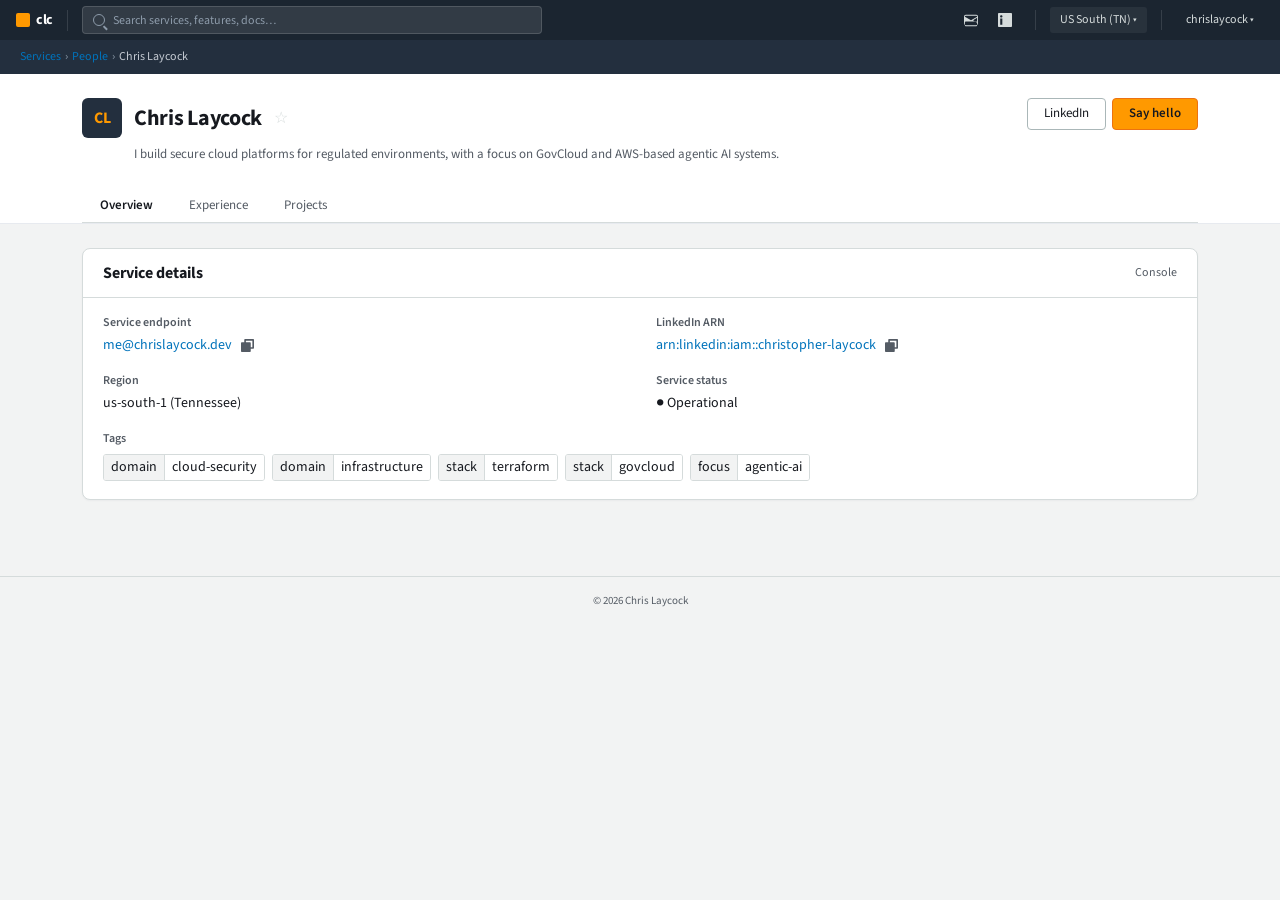
<file: index.html>
<!DOCTYPE html>
<html lang="en">
<head>
  <meta charset="UTF-8">
  <meta name="viewport" content="width=device-width, initial-scale=1.0">
  <title>Chris Laycock · Secure cloud &amp; agentic AI</title>
  <meta name="description" content="Secure cloud infrastructure for regulated environments and AI. Compliant infrastructure across GovCloud partitions and AI workloads.">
  <meta name="theme-color" content="#1b2530">
  <link rel="icon" href="favicon.svg" type="image/svg+xml">
  <link rel="apple-touch-icon" href="favicon.svg">
  <link rel="preconnect" href="https://fonts.googleapis.com">
  <link rel="preconnect" href="https://fonts.gstatic.com" crossorigin>
  <link href="https://fonts.googleapis.com/css2?family=Source+Sans+3:wght@400;500;600;700&display=swap" rel="stylesheet">
  <link rel="stylesheet" href="style.css">
  <noscript>
    <style>
      .tabpanel[hidden] { display: block !important; }
      .tabs { display: none; }
    </style>
  </noscript>
</head>
<body>
  <a class="skip-link" href="#main-content">Skip to main content</a>

  <nav class="topbar" aria-label="Site">
    <a href="/" class="logo"><span class="cube" aria-hidden="true"></span> clc</a>
    <button type="button" class="search-bar" id="search-jump" aria-label="Jump to main content">
      <span class="search-icon" aria-hidden="true"></span>
      <span>Search services, features, docs…</span>
    </button>
    <div class="nav-icons" role="group" aria-label="Quick links">
      <a href="mailto:me@chrislaycock.dev" class="nav-icon" aria-label="Email">
        <svg viewBox="0 0 16 16" aria-hidden="true"><path fill="currentColor" d="M0 4a2 2 0 012-2h12a2 2 0 012 2v8a2 2 0 01-2 2H2a2 2 0 01-2-2V4zm2-1a1 1 0 00-1 1v.217l7 4.2 7-4.2V4a1 1 0 00-1-1H2zm13 2.383-4.708 2.825L15 11.105v-.383a1 1 0 00-1-1H2a1 1 0 00-1 1v.383l-.698-1.702L1 5.383V14a1 1 0 001 1h12a1 1 0 001-1V5.383z"/></svg>
      </a>
      <a href="https://www.linkedin.com/in/christopher-laycock/" class="nav-icon" target="_blank" rel="noopener noreferrer" aria-label="LinkedIn (opens in new tab)">
        <svg viewBox="0 0 16 16" aria-hidden="true"><path fill="currentColor" d="M0 1.146C0 .513.526 0 1.175 0h13.65C15.474 0 16 .513 16 1.146v13.708c0 .633-.526 1.146-1.175 1.146H1.175C.526 16 0 15.487 0 14.854V1.146zm4.943 12.248V6.169H2.542v7.225h2.401zm-1.2-8.212c.837 0 1.358-.554 1.358-1.248-.015-.705-.52-1.248-1.342-1.248-.843 0-1.358.543-1.358 1.248 0 .694.521 1.248 1.327 1.248h.015zM12.688 14.4h-3.188V9.6c0-.75-.014-1.716-1.043-1.716-1.043 0-1.203.813-1.203 1.65v4.866H5.1V6.169h2.98v1.3h.042c.416-.788 1.43-1.62 2.96-1.62 3.17 0 3.75 2.085 3.75 4.79V14.4h-3.184z"/></svg>
      </a>
    </div>
    <span class="nav-divider" aria-hidden="true"></span>
    <span class="region-sel" title="Home region">US South (TN) <span aria-hidden="true">▾</span></span>
    <span class="nav-divider" aria-hidden="true"></span>
    <span class="user-sel" title="Console user">chrislaycock <span aria-hidden="true">▾</span></span>
  </nav>

  <nav class="breadcrumb" aria-label="Breadcrumb">
    <a href="#">Services</a> <span aria-hidden="true">&nbsp;›&nbsp;</span> <a href="#">People</a> <span aria-hidden="true">&nbsp;›&nbsp;</span> <span class="breadcrumb-current">Chris Laycock</span>
  </nav>

  <header class="service-header">
    <div class="page-shell service-header-inner">
      <div class="sh-top">
        <div>
          <div class="sh-title-row">
            <div class="sh-icon" aria-hidden="true">CL</div>
            <h1 class="sh-name">
              Chris Laycock
              <button type="button" class="sh-fav" id="fav" aria-label="Add to favorites" aria-pressed="false">☆</button>
            </h1>
          </div>
          <p class="sh-sub">I build secure cloud platforms for regulated environments, with a focus on GovCloud and AWS-based agentic AI systems.</p>
        </div>
        <div class="sh-actions">
          <a href="https://www.linkedin.com/in/christopher-laycock/" class="btn-con" target="_blank" rel="noopener noreferrer">LinkedIn</a>
          <a href="mailto:me@chrislaycock.dev" class="btn-con btn-primary">Say hello</a>
        </div>
      </div>
      <div class="tabs" role="tablist" aria-label="Profile sections">
        <button type="button" class="tab active" role="tab" id="tab-overview" aria-selected="true" aria-controls="panel-overview" tabindex="0">Overview</button>
        <button type="button" class="tab" role="tab" id="tab-experience" aria-selected="false" aria-controls="panel-experience" tabindex="-1">Experience</button>
        <button type="button" class="tab" role="tab" id="tab-projects" aria-selected="false" aria-controls="panel-projects" tabindex="-1">Projects</button>
      </div>
    </div>
  </header>

  <main class="content page-shell" id="main-content" tabindex="-1">

    <section id="panel-overview" class="tabpanel" role="tabpanel" aria-labelledby="tab-overview">
      <div class="panel">
        <div class="panel-header">Service details <span class="panel-header-meta">Console</span></div>
        <div class="panel-body">
          <div class="detail-grid">
            <div class="detail-item">
              <label for="endpoint-copy">Service endpoint</label>
              <div class="copyable">
                <a id="endpoint-copy" href="mailto:me@chrislaycock.dev">me@chrislaycock.dev</a>
                <button type="button" class="copy-btn" data-copy="me@chrislaycock.dev" aria-label="Copy email address">
                  <svg viewBox="0 0 16 16" aria-hidden="true"><path d="M4 4V1a1 1 0 011-1h10a1 1 0 011 1v10a1 1 0 01-1 1h-3v3a1 1 0 01-1 1H1a1 1 0 01-1-1V5a1 1 0 011-1h3zm2 0h5a1 1 0 011 1v5h2V2H6v2z"/></svg>
                </button>
              </div>
            </div>
            <div class="detail-item">
              <label for="linkedin-copy">LinkedIn ARN</label>
              <div class="copyable">
                <a id="linkedin-copy" href="https://www.linkedin.com/in/christopher-laycock/" target="_blank" rel="noopener noreferrer">arn:linkedin:iam::christopher-laycock</a>
                <button type="button" class="copy-btn" data-copy="https://www.linkedin.com/in/christopher-laycock/" aria-label="Copy LinkedIn profile URL">
                  <svg viewBox="0 0 16 16" aria-hidden="true"><path d="M4 4V1a1 1 0 011-1h10a1 1 0 011 1v10a1 1 0 01-1 1h-3v3a1 1 0 01-1 1H1a1 1 0 01-1-1V5a1 1 0 011-1h3zm2 0h5a1 1 0 011 1v5h2V2H6v2z"/></svg>
                </button>
              </div>
            </div>
            <div class="detail-item">
              <label>Region</label>
              <span>us-south-1 (Tennessee)</span>
            </div>
            <div class="detail-item">
              <label>Service status</label>
              <span class="status-ok">● Operational</span>
            </div>
            <div class="detail-item span-2">
              <label>Tags</label>
              <div class="tag-row">
                <span class="tag"><span class="tag-key">domain</span><span class="tag-val">cloud-security</span></span>
                <span class="tag"><span class="tag-key">domain</span><span class="tag-val">infrastructure</span></span>
                <span class="tag"><span class="tag-key">stack</span><span class="tag-val">terraform</span></span>
                <span class="tag"><span class="tag-key">stack</span><span class="tag-val">govcloud</span></span>
                <span class="tag"><span class="tag-key">focus</span><span class="tag-val">agentic-ai</span></span>
              </div>
            </div>
          </div>
        </div>
      </div>
    </section>

    <section id="panel-experience" class="tabpanel" role="tabpanel" aria-labelledby="tab-experience" hidden>
      <div class="panel">
        <div class="panel-header">Capabilities <span class="panel-header-meta">Expertise</span></div>
        <div class="panel-body panel-body--flush">
          <table class="features">
            <caption class="visually-hidden">Professional capabilities and focus</caption>
            <thead>
              <tr>
                <th scope="col">Area</th>
                <th scope="col">Details</th>
                <th scope="col">Focus</th>
              </tr>
            </thead>
            <tbody>
              <tr>
                <td class="feature-name">Agentic AI</td>
                <td class="feature-desc">AWS-oriented agentic systems: tool use, orchestration, secure runtime boundaries, and human-in-the-loop controls for production paths.</td>
                <td><span class="feature-focus feature-focus--primary">Primary</span></td>
              </tr>
              <tr>
                <td class="feature-name">Infrastructure automation</td>
                <td class="feature-desc">Terraform, Terragrunt, CloudFormation, and AWS CDK: modular stacks, state discipline, CI/CD, and large-fleet migration from manual provisioning to repeatable pipelines.</td>
                <td><span class="feature-focus feature-focus--primary">Primary</span></td>
              </tr>
              <tr>
                <td class="feature-name">Compliance platforms</td>
                <td class="feature-desc">FedRAMP-aligned programs and boundary-protected regions in GovCloud and commercial partitions, including service catalog growth and faster enablement paths.</td>
                <td><span class="feature-focus feature-focus--primary">Primary</span></td>
              </tr>
              <tr>
                <td class="feature-name">Landing zones &amp; governance</td>
                <td class="feature-desc">Multi-account landing zones, Organizations, SCPs, least-privilege IAM, and repeatable account patterns; includes AWS, Azure, and OCI landing-zone delivery where needed.</td>
                <td><span class="feature-focus feature-focus--core">Core</span></td>
              </tr>
              <tr>
                <td class="feature-name">Networking &amp; private access</td>
                <td class="feature-desc">VPC design and segmentation, private endpoints and PrivateLink, hub-and-spoke with Transit Gateway.</td>
                <td><span class="feature-focus feature-focus--core">Core</span></td>
              </tr>
              <tr>
                <td class="feature-name">Architecture review</td>
                <td class="feature-desc">Engineering review boards: technical and risk assessment of design changes before production rollout.</td>
                <td><span class="feature-focus feature-focus--practice">Practice</span></td>
              </tr>
            </tbody>
          </table>
        </div>
      </div>

      <div class="panel">
        <div class="panel-header">Role history <span class="panel-header-meta">Timeline</span></div>
        <div class="panel-body panel-body--flush">
          <table class="features features--timeline">
            <caption class="visually-hidden">Role history and status</caption>
            <thead>
              <tr>
                <th scope="col">Window</th>
                <th scope="col">Role / scope</th>
                <th scope="col">Status</th>
              </tr>
            </thead>
            <tbody>
              <tr>
                <td class="feature-name">Jan 2026 – Present</td>
                <td class="feature-desc">Principal Cloud Engineer leading AWS platform strategy and building agentic AI systems with tool orchestration, secure runtime boundaries, and production guardrails.</td>
                <td><span class="feature-status feature-status--active">● Active</span></td>
              </tr>
              <tr>
                <td class="feature-name">Mar 2024 – Dec 2025</td>
                <td class="feature-desc">Senior Cloud Engineer: FedRAMP boundary platforms, private sandbox environments, and secure AWS service enablement.</td>
                <td><span class="feature-status">✓ Complete</span></td>
              </tr>
              <tr>
                <td class="feature-name">Mar 2022 – Mar 2024</td>
                <td class="feature-desc">Software Engineer: landing zones, boundary-protected accounts, and Terraform-based delivery across AWS, Azure, and OCI.</td>
                <td><span class="feature-status">✓ Complete</span></td>
              </tr>
              <tr>
                <td class="feature-name">Jun 2021 – Mar 2022</td>
                <td class="feature-desc">Software Engineer Associate focused on infrastructure automation, system hardening, and internal application development.</td>
                <td><span class="feature-status">✓ Complete</span></td>
              </tr>
            </tbody>
          </table>
        </div>
      </div>
    </section>

    <section id="panel-projects" class="tabpanel" role="tabpanel" aria-labelledby="tab-projects" hidden>
      <div class="panel">
        <div class="panel-header">Projects <span class="panel-header-meta">Portfolio</span></div>
        <div class="panel-body panel-body--flush">
          <table class="features">
            <caption class="visually-hidden">Project list</caption>
            <thead>
              <tr>
                <th scope="col">Project</th>
                <th scope="col">Summary</th>
                <th scope="col">Status</th>
              </tr>
            </thead>
            <tbody>
              <tr>
                <td class="feature-name">
                  <a href="https://cloudtracker.dev" target="_blank" rel="noopener noreferrer">CloudTracker</a>
                </td>
                <td class="feature-desc">AWS does not provide a changelog for compliance program coverage, making it difficult to see when services are added, updated, or removed. CloudTracker provides that history in one place so regulated teams can evaluate new services, update documentation, and show when changes occurred.</td>
                <td><span class="feature-status">● Active</span></td>
              </tr>
            </tbody>
          </table>
        </div>
      </div>
    </section>

  </main>

  <footer class="footer-bar">
    <p>© 2026 Chris Laycock</p>
  </footer>

  <script src="script.js"></script>
</body>
</html>
</file>
<file: style.css>
/* ============================================
   Chris Laycock — Console-inspired static site
   ============================================ */

/* ── Design tokens ── */
:root {
  --squid: #232f3e;
  --nav: #1b2530;
  --nav-hover: #2a3a4e;
  --orange: #ff9900;
  --orange-hover: #ec7211;
  --bg: #f2f3f3;
  --white: #ffffff;
  --text: #16191f;
  --muted: #545b64;
  --link: #0073bb;
  --border: #d5dbdb;
  --green: #1d8102;
  --focus-ring: 2px solid var(--link);
  --focus-offset: 2px;
}

/* ── Reset & base ── */
*,
*::before,
*::after {
  margin: 0;
  padding: 0;
  box-sizing: border-box;
}

html {
  scroll-behavior: smooth;
}

@media (prefers-reduced-motion: reduce) {
  html {
    scroll-behavior: auto;
  }
}

body {
  font-family: "Source Sans 3", -apple-system, BlinkMacSystemFont, "Segoe UI", sans-serif;
  font-size: 14px;
  color: var(--text);
  background: var(--bg);
  min-height: 100vh;
  line-height: 1.5;
  -webkit-font-smoothing: antialiased;
}

/* ── Accessibility ── */
.skip-link {
  position: absolute;
  left: -9999px;
  z-index: 200;
  padding: 0.5rem 1rem;
  background: var(--white);
  color: var(--link);
  font-weight: 600;
  border-radius: 4px;
  box-shadow: 0 2px 8px rgba(0, 0, 0, 0.15);
}

.skip-link:focus {
  left: 12px;
  top: 12px;
  outline: var(--focus-ring);
  outline-offset: var(--focus-offset);
}

.visually-hidden {
  position: absolute;
  width: 1px;
  height: 1px;
  padding: 0;
  margin: -1px;
  overflow: hidden;
  clip: rect(0, 0, 0, 0);
  white-space: nowrap;
  border: 0;
}

a:focus-visible,
button:focus-visible {
  outline: var(--focus-ring);
  outline-offset: var(--focus-offset);
}

/* ── Top navigation ── */
.topbar {
  background: var(--nav);
  min-height: 40px;
  display: flex;
  align-items: center;
  padding: 0 16px;
  gap: 10px;
  font-size: 13px;
  color: #fff;
  position: sticky;
  top: 0;
  z-index: 100;
}

.logo {
  font-weight: 700;
  font-size: 14px;
  display: flex;
  align-items: center;
  gap: 3px;
  letter-spacing: -0.3px;
  padding-right: 14px;
  border-right: 1px solid rgba(255, 255, 255, 0.12);
  margin-right: 4px;
  flex-shrink: 0;
  text-decoration: none;
  color: #fff;
}

.logo .cube {
  width: 14px;
  height: 14px;
  background: var(--orange);
  border-radius: 2px;
  margin-right: 3px;
}

.search-bar {
  flex: 1;
  max-width: 460px;
  height: 28px;
  background: rgba(255, 255, 255, 0.1);
  border: 1px solid rgba(255, 255, 255, 0.15);
  border-radius: 4px;
  display: flex;
  align-items: center;
  padding: 0 10px;
  gap: 8px;
  font-size: 12px;
  color: #8d9baa;
  cursor: pointer;
  transition: border-color 0.15s;
  font-family: inherit;
}

.search-bar:hover {
  border-color: rgba(255, 255, 255, 0.3);
}

.search-icon {
  width: 12px;
  height: 12px;
  border: 1.5px solid #8d9baa;
  border-radius: 50%;
  position: relative;
  flex-shrink: 0;
}

.search-icon::after {
  content: "";
  position: absolute;
  width: 5px;
  height: 1.5px;
  background: #8d9baa;
  bottom: -3px;
  right: -4px;
  transform: rotate(45deg);
}

.nav-icons {
  display: flex;
  align-items: center;
  gap: 2px;
  margin-left: auto;
}

.nav-icon {
  width: 32px;
  height: 28px;
  display: flex;
  align-items: center;
  justify-content: center;
  border-radius: 3px;
  transition: background 0.1s;
  text-decoration: none;
  color: #d5dbdb;
}

.nav-icon:hover {
  background: var(--nav-hover);
  color: #fff;
}

.nav-icon svg {
  width: 14px;
  height: 14px;
}

.nav-divider {
  width: 1px;
  height: 20px;
  background: rgba(255, 255, 255, 0.12);
  margin: 0 4px;
}

.region-sel,
.user-sel {
  font-size: 12px;
  color: #d5dbdb;
  padding: 4px 10px;
  border-radius: 3px;
  white-space: nowrap;
}

.region-sel {
  background: rgba(255, 255, 255, 0.06);
}

/* ── Breadcrumb ── */
.breadcrumb {
  background: var(--squid);
  padding: 8px 20px;
  font-size: 12px;
  color: #8d9baa;
}

.breadcrumb a {
  color: var(--link);
  text-decoration: none;
}

.breadcrumb a:hover {
  text-decoration: underline;
}

.breadcrumb-current {
  color: #c5cbd3;
}

/* ── Shared page shell ── */
.page-shell {
  width: min(100%, 1180px);
  margin: 0 auto;
  padding-left: clamp(20px, 2.8vw, 32px);
  padding-right: clamp(20px, 2.8vw, 32px);
}

/* ── Service header ── */
.service-header {
  background: var(--white);
  border-bottom: 1px solid #e7eaef;
}

.service-header-inner {
  padding-top: 24px;
}

.sh-top {
  display: flex;
  justify-content: space-between;
  align-items: flex-start;
  gap: 32px;
}

.sh-title-row {
  display: flex;
  align-items: center;
  gap: 12px;
}

.sh-icon {
  width: 40px;
  height: 40px;
  background: var(--squid);
  border-radius: 6px;
  display: flex;
  align-items: center;
  justify-content: center;
  font-weight: 700;
  font-size: 16px;
  color: var(--orange);
  flex-shrink: 0;
}

.sh-name {
  font-size: 22px;
  font-weight: 700;
  letter-spacing: -0.3px;
  display: flex;
  align-items: center;
  flex-wrap: wrap;
  gap: 0.25rem;
}

.sh-fav {
  color: #d5dbdb;
  font-size: 16px;
  cursor: pointer;
  margin-left: 6px;
  transition: color 0.15s;
  background: none;
  border: none;
  padding: 0 2px;
  line-height: 1;
  font-family: inherit;
}

.sh-fav:hover {
  color: var(--orange);
}

.sh-sub {
  font-size: 13px;
  color: var(--muted);
  margin-top: 6px;
  padding-left: 52px;
  max-width: 760px;
  line-height: 1.6;
}

.sh-actions {
  display: flex;
  gap: 6px;
  flex-shrink: 0;
}

.btn-con {
  font-family: inherit;
  font-size: 13px;
  padding: 5px 16px;
  border-radius: 4px;
  cursor: pointer;
  border: 1px solid #aab7b8;
  background: var(--white);
  color: var(--text);
  text-decoration: none;
  display: inline-flex;
  align-items: center;
  transition: background 0.1s;
}

.btn-con:hover {
  background: #fafafa;
}

.btn-con.btn-primary {
  background: var(--orange);
  border-color: var(--orange-hover);
  color: #16191f;
  font-weight: 600;
}

.btn-con.btn-primary:hover {
  background: var(--orange-hover);
}

/* ── Tabs ── */
.tabs {
  display: flex;
  gap: 0;
  margin-top: 22px;
  border-bottom: 1px solid var(--border);
}

.tab {
  padding: 9px 18px;
  font-size: 13px;
  color: var(--muted);
  cursor: pointer;
  border-bottom: 2px solid transparent;
  margin-bottom: -1px;
  transition: color 0.1s;
  user-select: none;
  font-family: inherit;
  background: none;
  border: none;
  border-radius: 0;
}

.tab[aria-selected="true"] {
  color: var(--text);
  font-weight: 600;
  border-bottom-color: var(--text);
}

.tab:hover:not([aria-selected="true"]) {
  color: var(--text);
}

.tab:focus-visible {
  z-index: 1;
}

/* ── Tab panels ── */
.tabpanel[hidden] {
  display: none !important;
}

.detail-item.span-2 {
  grid-column: span 2;
}

/* ── Content area ── */
.content {
  padding-top: 24px;
  padding-bottom: 56px;
}

/* ── Panels ── */
.panel {
  background: var(--white);
  border: 1px solid var(--border);
  border-radius: 8px;
  margin-bottom: 20px;
  overflow: hidden;
  box-shadow: 0 1px 2px rgba(27, 37, 48, 0.04);
}

.panel-header {
  padding: 12px 20px;
  font-size: 16px;
  font-weight: 700;
  border-bottom: 1px solid var(--border);
  display: flex;
  align-items: center;
  justify-content: space-between;
  gap: 12px;
}

.panel-header-meta {
  font-size: 12px;
  font-weight: 400;
  color: var(--muted);
}

.panel-body {
  padding: 16px 20px;
}

.panel-body--flush {
  padding: 0;
}

.panel-body code {
  font-family: ui-monospace, SFMono-Regular, Menlo, monospace;
  font-size: 0.9em;
  background: #eef2f5;
  border: 1px solid #dde4ea;
  border-radius: 4px;
  padding: 1px 5px;
}

.tags-intro {
  font-size: 13px;
  color: var(--muted);
  margin-bottom: 12px;
  line-height: 1.55;
}

.tag-row {
  margin-top: 4px;
}

.tag-row--large {
  display: flex;
  flex-wrap: wrap;
  gap: 4px;
}

/* ── Detail grid ── */
.detail-grid {
  display: grid;
  grid-template-columns: 1fr 1fr;
  gap: 16px 32px;
}

.detail-item label {
  display: block;
  font-size: 12px;
  color: var(--muted);
  margin-bottom: 3px;
  font-weight: 600;
}

.detail-item span {
  font-size: 14px;
  color: var(--text);
}

.detail-item a {
  color: var(--link);
  text-decoration: none;
}

.detail-item a:hover {
  text-decoration: underline;
}

.status-ok {
  color: var(--green);
  font-size: 14px;
}

.copyable {
  display: inline-flex;
  align-items: center;
  gap: 6px;
  flex-wrap: wrap;
}

.copy-btn {
  background: none;
  border: none;
  cursor: pointer;
  padding: 3px;
  display: flex;
  align-items: center;
  border-radius: 3px;
  transition: background 0.1s;
}

.copy-btn svg {
  fill: var(--muted);
  width: 13px;
  height: 13px;
  transition: fill 0.1s;
}

.copy-btn:hover {
  background: var(--bg);
}

.copy-btn:hover svg {
  fill: var(--link);
}

.copy-btn.copied svg {
  fill: var(--green);
}

/* ── Tags ── */
.tag {
  display: inline-flex;
  font-size: 12px;
  border: 1px solid var(--border);
  border-radius: 3px;
  overflow: hidden;
  margin: 2px 4px 2px 0;
}

.tag-key {
  background: #f2f3f3;
  padding: 2px 7px;
  color: var(--muted);
  border-right: 1px solid var(--border);
}

.tag-val {
  padding: 2px 7px;
  background: var(--white);
  color: var(--text);
}

/* ── Features table ── */
table.features {
  width: 100%;
  border-collapse: collapse;
  font-size: 13px;
}

table.features th {
  text-align: left;
  font-weight: 600;
  font-size: 12px;
  color: var(--muted);
  padding: 8px 12px;
  border-bottom: 1px solid var(--border);
  background: #fafafa;
}

table.features td {
  padding: 10px 12px;
  border-bottom: 1px solid #eaeded;
  vertical-align: top;
}

table.features a {
  color: var(--link);
  text-decoration: none;
}

table.features a:hover {
  text-decoration: underline;
}

table.features tr:last-child td {
  border-bottom: none;
}

.feature-name {
  font-weight: 600;
}

.feature-desc {
  color: var(--text);
  line-height: 1.45;
}

.feature-status {
  font-size: 12px;
  color: var(--green);
  display: inline-flex;
  align-items: center;
  gap: 4px;
  white-space: nowrap;
}

.feature-status--active {
  color: var(--link);
}

.feature-focus {
  font-size: 12px;
  font-weight: 600;
  display: inline-flex;
  align-items: center;
  white-space: nowrap;
}

.feature-focus--primary {
  color: var(--link);
}

.feature-focus--core {
  color: var(--muted);
}

.feature-focus--practice {
  color: var(--text);
}

@media (min-width: 701px) {
  .features--timeline td:first-child {
    white-space: nowrap;
    width: 1%;
  }
}

/* ── Footer ── */
.footer-bar {
  text-align: center;
  padding: 16px;
  font-size: 11px;
  color: var(--muted);
  border-top: 1px solid var(--border);
  background: var(--bg);
}

.footer-bar p {
  margin: 0;
}

/* ── Responsive ── */
@media (max-width: 700px) {
  .topbar {
    padding: 0 10px;
  }

  .search-bar {
    display: none;
  }

  .nav-icons {
    margin-left: auto;
  }

  .breadcrumb {
    padding: 8px 14px;
  }

  .service-header {
    border-bottom: none;
  }

  .page-shell {
    width: 100%;
    padding-left: 16px;
    padding-right: 16px;
  }

  .service-header-inner {
    padding-top: 16px;
  }

  .sh-top {
    flex-direction: column;
    gap: 20px;
  }

  .sh-actions {
    margin-left: 52px;
    margin-top: 12px;
  }

  .sh-sub {
    padding-left: 52px;
    margin-left: 0;
  }

  .content {
    padding-top: 16px;
    padding-bottom: 32px;
  }

  .detail-grid {
    grid-template-columns: 1fr;
    gap: 14px;
  }

  .detail-item.span-2 {
    grid-column: span 1;
  }

  .tabs {
    overflow-x: auto;
    -webkit-overflow-scrolling: touch;
  }

  .tab {
    padding: 9px 14px;
    white-space: nowrap;
  }

  /* Stack feature rows instead of hiding the description column */
  table.features thead {
    position: absolute;
    width: 1px;
    height: 1px;
    padding: 0;
    margin: -1px;
    overflow: hidden;
    clip: rect(0, 0, 0, 0);
    border: 0;
  }

  table.features tbody tr {
    display: block;
    border-bottom: 1px solid var(--border);
    padding: 10px 12px;
  }

  table.features tbody tr:last-child {
    border-bottom: none;
  }

  table.features td {
    display: block;
    padding: 4px 0;
    border: none;
  }

  table.features td.feature-name {
    font-weight: 700;
    font-size: 14px;
    padding-top: 0;
  }

  table.features td.feature-desc {
    color: var(--muted);
    font-size: 13px;
  }

  table.features td:last-child {
    padding-bottom: 0;
  }
}
</file>
